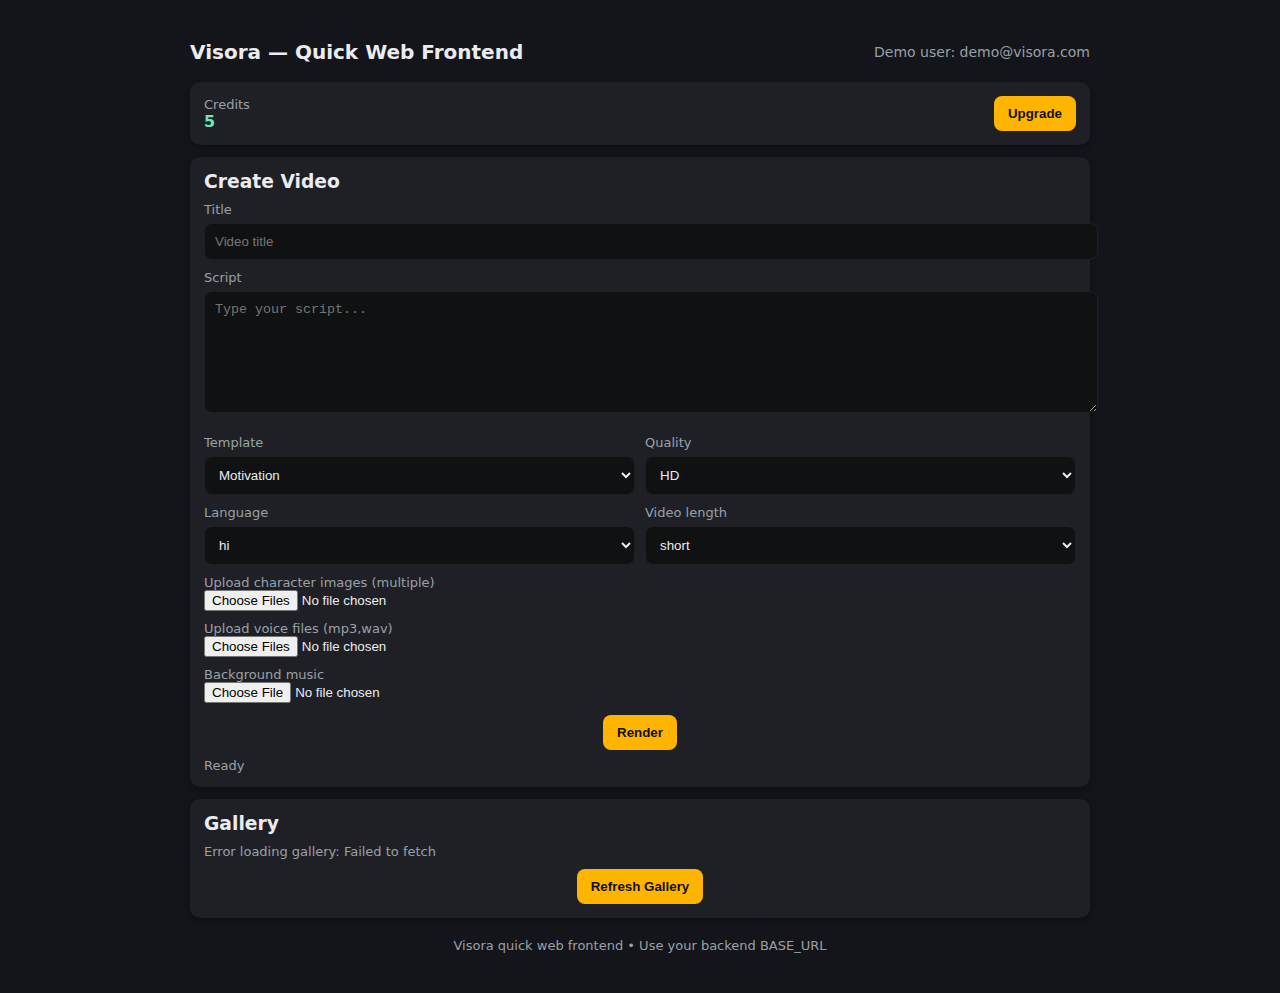
<file: index.html>
<!doctype html>
<html lang="hi">
<head>
  <meta charset="utf-8" />
  <meta name="viewport" content="width=device-width,initial-scale=1" />
  <title>Visora - Quick Web Frontend</title>
  <style>
    :root{
      --bg:#14151B;--card:#1F2026;--muted:#9AA0A6;--accent:#FFB400;--text:#EAECEF;
    }
    body{margin:0;font-family:Inter,system-ui,Arial;background:var(--bg);color:var(--text);}
    .container{max-width:900px;margin:24px auto;padding:16px;}
    header{display:flex;align-items:center;justify-content:space-between;margin-bottom:18px}
    h1{margin:0;font-size:20px}
    .card{background:var(--card);padding:14px;border-radius:10px;box-shadow:0 2px 6px rgba(0,0,0,.4);}
    label{display:block;margin-top:10px;color:var(--muted);font-size:13px}
    input[type=text],textarea,select{width:100%;padding:10px;margin-top:6px;border-radius:8px;border:1px solid rgba(255,255,255,.06);background:#0f1113;color:var(--text)}
    textarea{min-height:100px;resize:vertical}
    .row{display:flex;gap:10px}
    .row > *{flex:1}
    button{background:var(--accent);border:0;padding:10px 14px;border-radius:8px;color:#111;font-weight:700;cursor:pointer}
    .muted{color:var(--muted);font-size:14px}
    .small{font-size:13px;color:var(--muted)}
    .files-list{margin-top:8px;color:var(--muted);font-size:13px}
    .gallery{display:grid;grid-template-columns:repeat(auto-fit,minmax(140px,1fr));gap:8px;margin-top:10px}
    .thumb{background:#0b0b0c;padding:6px;border-radius:8px;display:flex;flex-direction:column;gap:6px}
    .thumb video,.thumb img{width:100%;height:100px;object-fit:cover;border-radius:6px}
    .center{display:flex;justify-content:center;align-items:center}
    footer{margin-top:20px;color:var(--muted);font-size:13px;text-align:center}
    @media(max-width:520px){.row{flex-direction:column}}
  </style>
</head>
<body>
  <div class="container">
    <header>
      <h1>Visora — Quick Web Frontend</h1>
      <div class="muted">Demo user: demo@visora.com</div>
    </header>

    <div class="card">
      <div style="display:flex;justify-content:space-between;align-items:center">
        <div>
          <div class="small">Credits</div>
          <div style="font-weight:800;color:#6EE7B7">5</div>
        </div>
        <button id="upgradeBtn">Upgrade</button>
      </div>
    </div>

    <div style="height:12px"></div>

    <div class="card">
      <h3 style="margin:0 0 8px 0">Create Video</h3>

      <label>Title</label>
      <input id="title" type="text" placeholder="Video title" />

      <label>Script</label>
      <textarea id="script" placeholder="Type your script..."></textarea>

      <div class="row" style="margin-top:8px">
        <div>
          <label>Template</label>
          <select id="template">
            <option>Motivation</option>
            <option>Promo</option>
            <option>Explainer</option>
            <option>Cinematic</option>
          </select>
        </div>
        <div>
          <label>Quality</label>
          <select id="quality"><option>HD</option><option>FULLHD</option><option>4K</option></select>
        </div>
      </div>

      <div class="row">
        <div>
          <label>Language</label>
          <select id="lang"><option value="hi">hi</option><option value="en">en</option><option value="bn">bn</option><option value="ta">ta</option></select>
        </div>
        <div>
          <label>Video length</label>
          <select id="length"><option value="short">short</option><option value="long">long</option></select>
        </div>
      </div>

      <label>Upload character images (multiple)</label>
      <input id="characters" type="file" accept="image/*" multiple />

      <label>Upload voice files (mp3,wav)</label>
      <input id="voices" type="file" accept=".mp3,.wav,.m4a,.ogg" multiple />

      <label>Background music</label>
      <input id="bgmusic" type="file" accept=".mp3,.wav,.m4a,.ogg" />

      <div style="margin-top:12px" class="center">
        <button id="renderBtn">Render</button>
      </div>

      <div id="status" class="small" style="margin-top:8px;color:var(--muted)">Ready</div>
    </div>

    <div style="height:12px"></div>

    <div class="card">
      <h3 style="margin:0 0 8px 0">Gallery</h3>
      <div id="gallery" class="gallery">
        <!-- thumbnails -->
      </div>
      <div style="margin-top:10px" class="center">
        <button id="refreshGallery">Refresh Gallery</button>
      </div>
    </div>

    <footer>Visora quick web frontend • Use your backend BASE_URL</footer>
  </div>

<script>
  // ====== SET YOUR BACKEND URL HERE ======
  const BASE_URL = 'https://aivideoapp-kzp6.onrender.com'; // <-- change if needed
  // =======================================

  const titleEl = document.getElementById('title');
  const scriptEl = document.getElementById('script');
  const templateEl = document.getElementById('template');
  const qualityEl = document.getElementById('quality');
  const langEl = document.getElementById('lang');
  const lengthEl = document.getElementById('length');
  const charsEl = document.getElementById('characters');
  const voicesEl = document.getElementById('voices');
  const bgEl = document.getElementById('bgmusic');
  const statusEl = document.getElementById('status');
  const renderBtn = document.getElementById('renderBtn');
  const galleryEl = document.getElementById('gallery');
  const refreshBtn = document.getElementById('refreshGallery');

  async function fetchGallery(){
    galleryEl.innerHTML = 'Loading...';
    try {
      const res = await fetch(BASE_URL + '/gallery?user_email=demo@visora.com');
      if(!res.ok) throw new Error('Gallery fetch failed ' + res.status);
      const data = await res.json();
      renderGallery(data || []);
    } catch(err) {
      galleryEl.innerHTML = '<div class="small">Error loading gallery: ' + err.message + '</div>';
    }
  }

  function renderGallery(items){
    if(!items || items.length===0){
      galleryEl.innerHTML = '<div class="small">No videos yet</div>';
      return;
    }
    galleryEl.innerHTML = '';
    items.forEach(v=>{
      const d = document.createElement('div'); d.className='thumb';
      const title = document.createElement('div'); title.textContent = v.title || 'Untitled'; title.style.fontSize='13px';
      if(v.thumbnail_url){
        const img = document.createElement('img'); img.src = v.thumbnail_url; d.appendChild(img);
      } else if (v.download_url && v.download_url.endsWith('.mp4')) {
        const vid = document.createElement('video'); vid.src = v.download_url; vid.controls = true; d.appendChild(vid);
      }
      d.appendChild(title);
      const btn = document.createElement('button'); btn.textContent='Open'; btn.onclick = ()=>window.open(v.download_url || '#','_blank');
      d.appendChild(btn);
      galleryEl.appendChild(d);
    })
  }

  async function submitRender(){
    if(renderBtn.disabled) return;
    renderBtn.disabled = true; statusEl.textContent = 'Preparing...';
    try {
      const form = new FormData();
      form.append('user_email','demo@visora.com');
      form.append('title', titleEl.value || 'Untitled');
      form.append('script', scriptEl.value || '');
      form.append('template', templateEl.value);
      form.append('quality', qualityEl.value);
      form.append('lang', langEl.value);
      form.append('length_type', lengthEl.value);

      // add image files
      for(let i=0;i<charsEl.files.length;i++){
        form.append('characters', charsEl.files[i], charsEl.files[i].name);
      }
      for(let i=0;i<voicesEl.files.length;i++){
        form.append('character_voice_files', voicesEl.files[i], voicesEl.files[i].name);
      }
      if(bgEl.files.length>0){
        form.append('bg_music_file', bgEl.files[0], bgEl.files[0].name);
      }

      statusEl.textContent = 'Uploading... (this can take time)';
      // Increase timeout on server if needed; here we do simple fetch
      const resp = await fetch(BASE_URL + '/generate_video', { method:'POST', body: form });
      if(!resp.ok){
        const txt = await resp.text();
        throw new Error('Server failed: ' + resp.status + ' ' + txt);
      }
      const data = await resp.json();
      statusEl.textContent = 'Render queued/finished';
      if(data.download_url){
        alert('Render finished. Download: ' + data.download_url);
      } else {
        alert('Render queued. Check gallery later.');
      }
      // refresh gallery
      fetchGallery();
    } catch(err){
      console.error(err);
      statusEl.textContent = 'Error: ' + err.message;
      alert('Error: ' + err.message);
    } finally {
      renderBtn.disabled = false;
    }
  }

  // wire buttons
  renderBtn.addEventListener('click', submitRender);
  refreshBtn.addEventListener('click', fetchGallery);

  // on load
  fetchGallery();
</script>
</body>
</html>
</file>
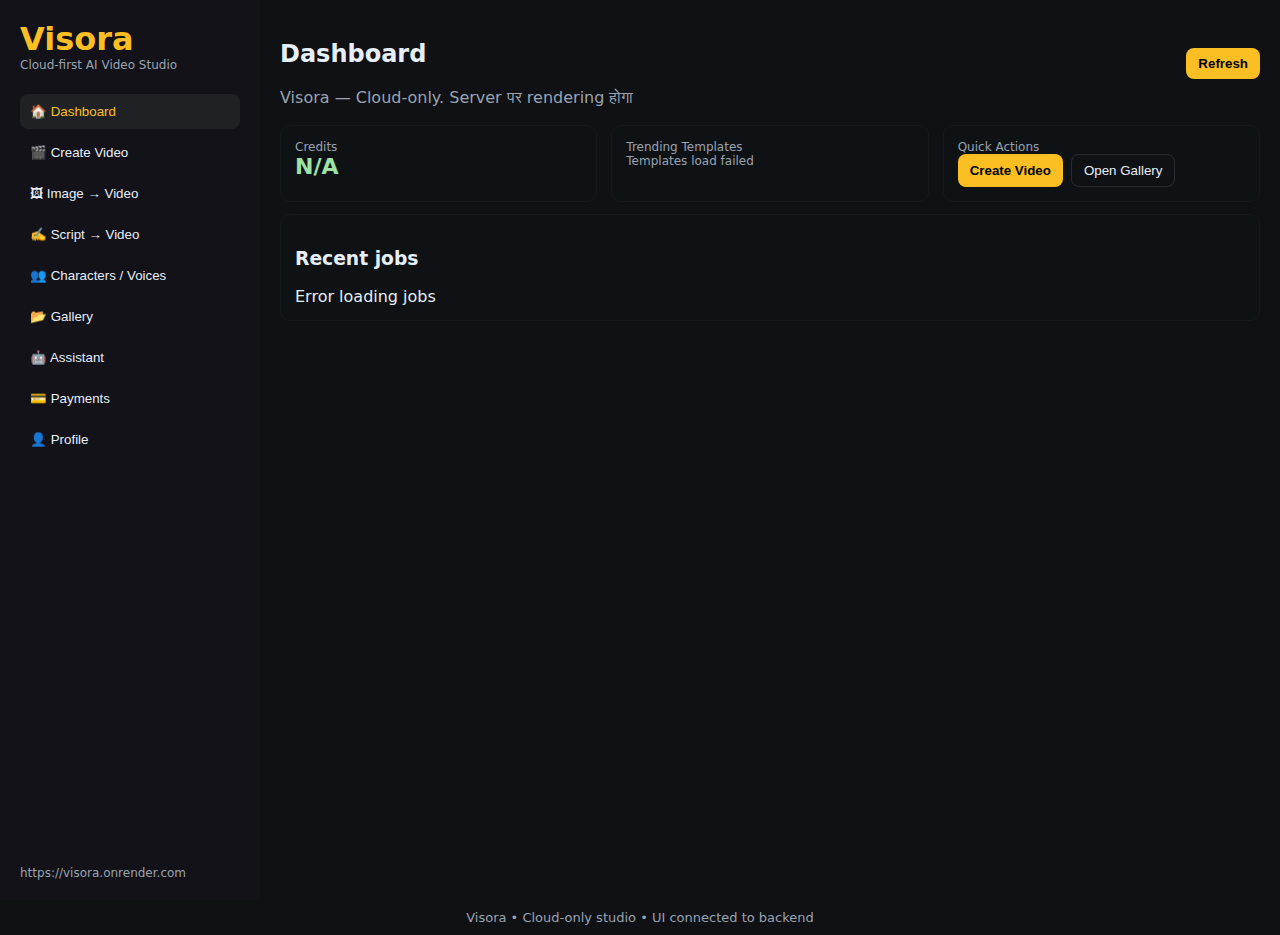
<file: frontend/index.html>
<!doctype html>
<html lang="hi">
<head>
  <meta charset="utf-8" />
  <meta name="viewport" content="width=device-width,initial-scale=1" />
  <title>Visora - Studio</title>
  <link rel="stylesheet" href="style.css" />
  <script defer src="script.js"></script>
</head>
<body>
  <aside class="sidebar">
    <div class="brand">
      <h1>Visora</h1>
      <div class="muted small">Cloud-first AI Video Studio</div>
    </div>

    <nav class="nav-list">
      <button data-page="dashboard" class="nav-btn active">🏠 Dashboard</button>
      <button data-page="create" class="nav-btn">🎬 Create Video</button>
      <button data-page="image2video" class="nav-btn">🖼 Image → Video</button>
      <button data-page="script2video" class="nav-btn">✍ Script → Video</button>
      <button data-page="characters" class="nav-btn">👥 Characters / Voices</button>
      <button data-page="gallery" class="nav-btn">📂 Gallery</button>
      <button data-page="assistant" class="nav-btn">🤖 Assistant</button>
      <button data-page="payments" class="nav-btn">💳 Payments</button>
      <button data-page="profile" class="nav-btn">👤 Profile</button>
    </nav>

    <div class="base-url" id="baseUrlShow"></div>
  </aside>

  <main class="content">
    <header class="header-row">
      <div>
        <h2 id="pageTitle">Dashboard</h2>
        <div class="muted">Visora — Cloud-only. Server पर rendering होगा</div>
      </div>
      <div class="header-actions">
        <button id="refreshBtn" class="btn primary">Refresh</button>
      </div>
    </header>

    <!-- Pages -->
    <section id="dashboard" class="page">
      <div class="cards">
        <div class="card">
          <div class="muted small">Credits</div>
          <div id="credits" class="big">—</div>
        </div>
        <div class="card">
          <div class="muted small">Trending Templates</div>
          <div id="trendingList" class="muted small"></div>
        </div>
        <div class="card">
          <div class="muted small">Quick Actions</div>
          <div class="row">
            <button class="btn primary" data-open="create">Create Video</button>
            <button class="btn" data-open="gallery">Open Gallery</button>
          </div>
        </div>
      </div>

      <div class="card mt">
        <h3>Recent jobs</h3>
        <div id="recentJobs">Loading...</div>
      </div>
    </section>

    <section id="create" class="page hidden">
      <div class="panel">
        <div class="card wide">
          <h3>New Video (Quick)</h3>
          <input id="cv_title" placeholder="Title" />
          <textarea id="cv_script" placeholder="Script (optional)"></textarea>

          <div class="row gap">
            <select id="cv_template">
              <option>Motivation</option><option>Promo</option><option>Explainer</option><option>Cinematic</option>
            </select>
            <select id="cv_quality">
              <option>HD</option><option>FULLHD</option><option>4K</option>
            </select>
            <select id="cv_lang">
              <option value="hi">Hindi</option><option value="en">English</option><option value="bn">Bengali</option><option value="ta">Tamil</option>
            </select>
            <select id="cv_length">
              <option value="short">Short</option><option value="long">Long</option>
            </select>
          </div>

          <label>Upload character images (1..4)</label>
          <input id="cv_images" type="file" accept="image/*" multiple />

          <label>Upload voice files (optional)</label>
          <input id="cv_voices" type="file" accept="audio/*" multiple />

          <label>Background music (optional)</label>
          <input id="cv_bg" type="file" accept="audio/*" />

          <div class="row gap mt">
            <button id="btn_generate" class="btn primary">Generate</button>
            <button id="btn_auto" class="btn">Auto-fill sample</button>
          </div>

          <div id="create_resp" class="mt small muted"></div>
        </div>

        <div class="card narrow">
          <h3>Preview & Assistant</h3>
          <div id="templatePreview" class="muted small">Template preview here.</div>

          <input id="assistant_quick_q" placeholder="Need a hook or opening line?" />
          <div class="row gap mt">
            <select id="assistant_tone">
              <option value="helpful">Helpful</option><option value="friendly">Friendly</option><option value="funny">Funny</option>
            </select>
            <button id="assistant_quick_btn" class="btn primary">Ask Assistant</button>
          </div>

          <div id="assistant_quick_reply" class="mt small"></div>
        </div>
      </div>
    </section>

    <section id="image2video" class="page hidden">
      <div class="card">
        <h3>Image → Video</h3>
        <input id="iv_image" type="file" accept="image/*" />
        <input id="iv_voice" type="file" accept="audio/*" />
        <div class="row gap mt">
          <button id="iv_submit" class="btn primary">Create from Image</button>
        </div>
        <div id="iv_resp" class="mt small muted"></div>
      </div>
    </section>

    <section id="script2video" class="page hidden">
      <div class="card">
        <h3>Script → Video</h3>
        <textarea id="sv_script" placeholder="Paste script and mark [C1], [C2] for characters"></textarea>
        <div class="row gap mt">
          <button id="sv_submit" class="btn primary">Auto Generate</button>
          <button id="sv_suggest" class="btn">Suggest Script</button>
        </div>
        <div id="sv_resp" class="mt small muted"></div>
      </div>
    </section>

    <section id="characters" class="page hidden">
      <div class="grid-2 gap">
        <div class="card">
          <h3>Add Character</h3>
          <input id="ch_name" placeholder="Character name" />
          <input id="ch_photo" type="file" accept="image/*" />
          <input id="ch_voice" type="file" accept="audio/*" />
          <div class="row gap mt">
            <button id="ch_save" class="btn primary">Save Character</button>
            <button id="ch_list_btn" class="btn">Refresh</button>
          </div>
          <div id="ch_resp" class="mt small muted"></div>
        </div>
        <div class="card">
          <h3>Saved Characters</h3>
          <div id="ch_list">Loading...</div>
        </div>
      </div>
    </section>

    <section id="gallery" class="page hidden">
      <div class="card">
        <h3>Your Videos</h3>
        <div id="galleryList">Loading...</div>
      </div>
    </section>

    <section id="assistant" class="page hidden">
      <div class="card">
        <h3>Assistant</h3>
        <input id="as_q" placeholder="Describe tone / what you want" />
        <div class="row gap mt">
          <select id="as_tone">
            <option value="helpful">Helpful</option><option value="friendly">Friendly</option><option value="funny">Funny</option>
          </select>
          <button id="as_call" class="btn primary">Ask</button>
        </div>
        <div id="as_reply" class="mt small muted"></div>
      </div>
    </section>

    <section id="payments" class="page hidden">
      <div class="card">
        <h3>Payments (stub)</h3>
        <div class="muted small">Use server endpoints for Razorpay / PayPal integration.</div>
        <input id="rz_amount" placeholder="Amount (INR)" />
        <div class="row gap mt"><button id="rz_create" class="btn primary">Create Razorpay Order</button></div>
        <div id="rz_resp" class="mt small muted"></div>
      </div>
    </section>

    <section id="profile" class="page hidden">
      <div class="card">
        <h3>Profile</h3>
        <pre id="profileBox">Loading...</pre>
        <div class="row gap mt"><button id="profile_refresh" class="btn primary">Refresh</button></div>
      </div>
    </section>

  </main>

  <footer class="footer muted">Visora • Cloud-only studio • UI connected to backend</footer>
</body>
</html>
</file>
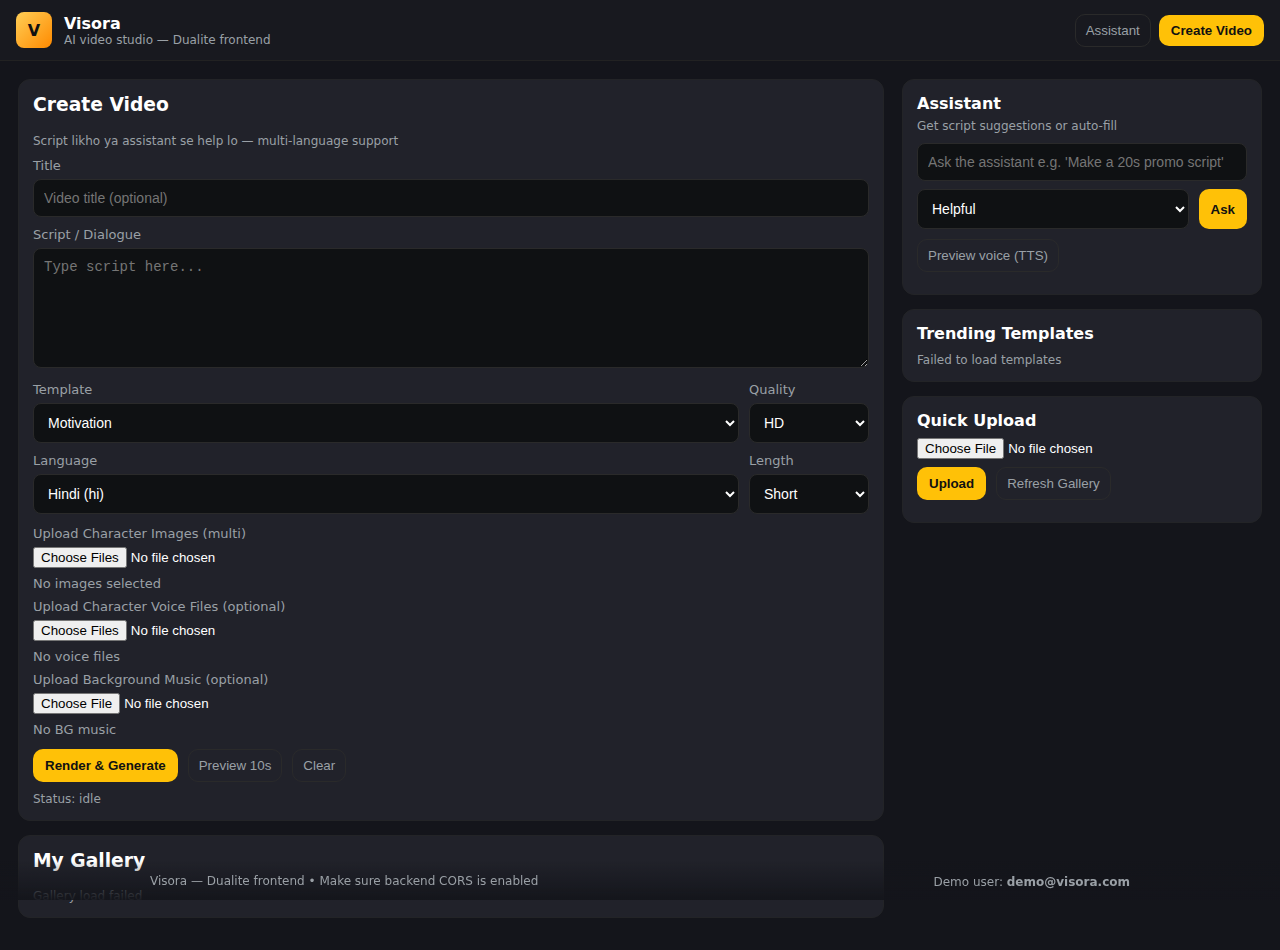
<file: Visora/index.html>
<!doctype html>
<html lang="hi">
<head>
  <meta charset="utf-8" />
  <meta name="viewport" content="width=device-width,initial-scale=1" />
  <title>Visora — Dualite Frontend</title>
  <style>
    :root{
      --bg:#14151B; --panel:#18191F; --muted:#9aa0a6; --accent:#FFC107; --card:#21222A;
    }
    *{box-sizing:border-box}
    body{margin:0;font-family:Inter,system-ui,Segoe UI,Roboto,"Helvetica Neue",Arial;background:var(--bg);color:#fff}
    header{display:flex;align-items:center;justify-content:space-between;padding:12px 16px;background:var(--panel);border-bottom:1px solid #222}
    .brand{display:flex;gap:12px;align-items:center}
    .logo{width:36px;height:36px;border-radius:8px;background:linear-gradient(135deg,#ffce56,#ff8a00);display:flex;align-items:center;justify-content:center;color:#111;font-weight:700}
    h1{font-size:16px;margin:0}
    .actions{display:flex;gap:8px;align-items:center}
    .btn{background:var(--accent);color:#111;padding:8px 12px;border-radius:10px;border:none;font-weight:600;cursor:pointer}
    .ghost{background:transparent;border:1px solid #2a2a2a;padding:8px 10px;border-radius:10px;color:var(--muted);cursor:pointer}
    .container{display:flex;gap:18px;padding:18px}
    .left{flex:1;min-width:320px}
    .right{width:360px;min-width:260px}
    .card{background:var(--card);padding:14px;border-radius:12px;margin-bottom:14px;border:1px solid #232427}
    label{display:block;font-size:13px;color:var(--muted);margin-bottom:6px}
    input[type="text"], select, textarea{width:100%;padding:10px;border-radius:8px;border:1px solid #2a2a2a;background:#0f1113;color:#fff;font-size:14px}
    textarea{min-height:120px;resize:vertical}
    .row{display:flex;gap:10px}
    .small{font-size:12px;color:var(--muted)}
    .file-list{font-size:13px;color:var(--muted);margin-top:8px}
    .center{display:flex;justify-content:center;align-items:center}
    .bottom-fixed{position:fixed;left:0;right:0;bottom:0;padding:10px 18px;background:linear-gradient(0deg, rgba(20,21,27,0.95), transparent)}
    .link{color:var(--accent);cursor:pointer;text-decoration:underline}
    .gallery-item{display:flex;align-items:center;gap:12px;padding:8px;border-radius:8px;background:#101214;margin-bottom:8px}
    .thumb{width:94px;height:56px;border-radius:6px;background:#222}
    .muted{color:var(--muted)}
    @media (max-width:900px){
      .container{flex-direction:column}
      .right{width:auto}
    }
  </style>
</head>
<body>
  <header>
    <div class="brand">
      <div class="logo">V</div>
      <div>
        <h1>Visora</h1>
        <div class="small muted">AI video studio — Dualite frontend</div>
      </div>
    </div>
    <div class="actions">
      <button class="ghost" id="openAssistant">Assistant</button>
      <button class="btn" id="openCreate">Create Video</button>
    </div>
  </header>

  <div class="container">
    <div class="left">
      <!-- Create card -->
      <div class="card" id="createCard">
        <h3 style="margin-top:0">Create Video</h3>
        <div style="margin-bottom:10px" class="small muted">Script likho ya assistant se help lo — multi-language support</div>

        <label>Title</label>
        <input type="text" id="title" placeholder="Video title (optional)" />

        <label style="margin-top:10px">Script / Dialogue</label>
        <textarea id="script" placeholder="Type script here..."></textarea>

        <div class="row" style="margin-top:10px">
          <div style="flex:1">
            <label>Template</label>
            <select id="template">
              <option>Motivation</option>
              <option>Promo</option>
              <option>Explainer</option>
              <option>Cinematic</option>
            </select>
          </div>
          <div style="width:120px">
            <label>Quality</label>
            <select id="quality">
              <option>HD</option>
              <option>FULLHD</option>
              <option>4K</option>
            </select>
          </div>
        </div>

        <div class="row" style="margin-top:10px">
          <div style="flex:1">
            <label>Language</label>
            <select id="lang">
              <option value="hi">Hindi (hi)</option>
              <option value="en">English (en)</option>
              <option value="bn">Bengali (bn)</option>
              <option value="ta">Tamil (ta)</option>
            </select>
          </div>
          <div style="width:120px">
            <label>Length</label>
            <select id="length_type">
              <option value="short">Short</option>
              <option value="long">Long</option>
            </select>
          </div>
        </div>

        <div style="margin-top:12px">
          <label>Upload Character Images (multi)</label>
          <input id="characters" type="file" accept="image/*" multiple />
          <div id="charFiles" class="file-list">No images selected</div>
        </div>

        <div style="margin-top:8px">
          <label>Upload Character Voice Files (optional)</label>
          <input id="charVoices" type="file" accept="audio/*" multiple />
          <div id="voiceFiles" class="file-list">No voice files</div>
        </div>

        <div style="margin-top:8px">
          <label>Upload Background Music (optional)</label>
          <input id="bgMusic" type="file" accept="audio/*" />
          <div id="bgFile" class="file-list">No BG music</div>
        </div>

        <div style="margin-top:12px" class="row">
          <button class="btn" id="submitRender">Render & Generate</button>
          <button class="ghost" id="preview10s">Preview 10s</button>
          <button class="ghost" id="clearForm">Clear</button>
        </div>

        <div style="margin-top:10px" id="renderStatus" class="small muted">Status: idle</div>
      </div>

      <!-- Gallery -->
      <div class="card" id="galleryCard">
        <h3 style="margin-top:0">My Gallery</h3>
        <div id="galleryList" style="margin-top:8px">
          <div class="muted small">Loading gallery...</div>
        </div>
      </div>

    </div>

    <div class="right">
      <!-- Assistant / Preview -->
      <div class="card">
        <h4 style="margin:0">Assistant</h4>
        <div class="small muted" style="margin-top:6px">Get script suggestions or auto-fill</div>
        <div style="margin-top:10px">
          <input type="text" id="assistantQuery" placeholder="Ask the assistant e.g. 'Make a 20s promo script'" />
        </div>
        <div style="margin-top:8px" class="row">
          <select id="assistantTone" style="flex:1">
            <option value="helpful">Helpful</option>
            <option value="friendly">Friendly</option>
            <option value="funny">Funny</option>
          </select>
          <button class="btn" id="callAssistant">Ask</button>
        </div>
        <div id="assistantReply" style="margin-top:10px" class="small muted"></div>
        <div style="margin-top:10px">
          <button class="ghost" id="previewVoiceBtn">Preview voice (TTS)</button>
          <div id="previewVoiceUrl" class="file-list"></div>
        </div>
      </div>

      <!-- Templates / Trending -->
      <div class="card">
        <h4 style="margin:0">Trending Templates</h4>
        <div id="templatesList" style="margin-top:10px">
          <div class="muted small">Loading...</div>
        </div>
      </div>

      <!-- Quick upload -->
      <div class="card">
        <h4 style="margin:0">Quick Upload</h4>
        <div style="margin-top:8px">
          <input id="quickFile" type="file" />
        </div>
        <div style="margin-top:8px" class="row">
          <button class="btn" id="uploadQuick">Upload</button>
          <button class="ghost" id="fetchGalleryBtn">Refresh Gallery</button>
        </div>
        <div id="quickResult" class="file-list"></div>
      </div>

    </div>
  </div>

  <div class="bottom-fixed center">
    <div style="max-width:980px;width:100%;display:flex;justify-content:space-between;align-items:center">
      <div class="small muted">Visora — Dualite frontend • Make sure backend CORS is enabled</div>
      <div>
        <span class="small muted">Demo user: </span><strong class="small">demo@visora.com</strong>
      </div>
    </div>
  </div>

  <script>
    // ============ CONFIG ============
    const BASE_URL = "https://visora.onrender.com"; // <<< CHANGE TO YOUR BACKEND URL (no trailing slash)
    const DEMO_EMAIL = "demo@visora.com";

    // ============ UI refs ============
    const characters = document.getElementById('characters');
    const charFiles = document.getElementById('charFiles');
    const charVoices = document.getElementById('charVoices');
    const voiceFiles = document.getElementById('voiceFiles');
    const bgMusic = document.getElementById('bgMusic');
    const bgFile = document.getElementById('bgFile');
    const submitRender = document.getElementById('submitRender');
    const renderStatus = document.getElementById('renderStatus');
    const galleryList = document.getElementById('galleryList');
    const previewVoiceBtn = document.getElementById('previewVoiceBtn');
    const previewVoiceUrl = document.getElementById('previewVoiceUrl');
    const assistantQuery = document.getElementById('assistantQuery');
    const callAssistant = document.getElementById('callAssistant');
    const assistantReply = document.getElementById('assistantReply');
    const templatesList = document.getElementById('templatesList');
    const quickFile = document.getElementById('quickFile');
    const uploadQuick = document.getElementById('uploadQuick');
    const quickResult = document.getElementById('quickResult');
    const fetchGalleryBtn = document.getElementById('fetchGalleryBtn');
    const openAssistant = document.getElementById('openAssistant');
    const openCreate = document.getElementById('openCreate');
    const preview10s = document.getElementById('preview10s');
    const clearForm = document.getElementById('clearForm');

    // show selected files
    characters.addEventListener('change', ()=> {
      if (characters.files.length) {
        charFiles.textContent = Array.from(characters.files).map(f=>f.name).join(', ');
      } else charFiles.textContent = 'No images selected';
    });
    charVoices.addEventListener('change', ()=> {
      if (charVoices.files.length) voiceFiles.textContent = Array.from(charVoices.files).map(f=>f.name).join(', ');
      else voiceFiles.textContent = 'No voice files';
    });
    bgMusic.addEventListener('change', ()=> {
      if (bgMusic.files.length) bgFile.textContent = bgMusic.files[0].name; else bgFile.textContent = 'No BG music';
    });

    // fetch templates/trending
    async function loadTemplates(){
      templatesList.innerHTML = '<div class="small muted">Loading...</div>';
      try {
        const r = await fetch(BASE_URL + '/templates/trending');
        if (!r.ok) throw r.status;
        const j = await r.json();
        templatesList.innerHTML = j.map(t=>`<div style="display:flex;align-items:center;gap:10px;margin-bottom:8px"><div style="width:52px;height:36px;background:#111;border-radius:6px"></div><div><strong>${t.name}</strong><div class="small muted">${t.category}</div></div></div>`).join('');
      } catch(e){
        templatesList.innerHTML = '<div class="small muted">Failed to load templates</div>';
        console.error('templates err', e);
      }
    }

    // fetch gallery
    async function loadGallery(){
      galleryList.innerHTML = '<div class="small muted">Loading gallery...</div>';
      try {
        const r = await fetch(BASE_URL + '/gallery?user_email=' + encodeURIComponent(DEMO_EMAIL));
        if (!r.ok) throw r.status;
        const j = await r.json();
        if (!j.length) {
          galleryList.innerHTML = '<div class="small muted">No videos yet</div>';
          return;
        }
        galleryList.innerHTML = j.map(v=>`
          <div class="gallery-item">
            <div class="thumb"></div>
            <div style="flex:1">
              <div style="font-weight:600">${v.title || 'Untitled'}</div>
              <div class="small muted">${v.status} • ${new Date(v.created_at).toLocaleString()}</div>
            </div>
            <div>
              ${v.file ? `<a href="${BASE_URL}/${v.file}" target="_blank" class="btn" style="padding:6px 8px">Play</a>` : `<button class="ghost" disabled>Processing</button>`}
            </div>
          </div>
        `).join('');
      } catch(e){
        galleryList.innerHTML = '<div class="small muted">Gallery load failed</div>';
        console.error('gallery err', e);
      }
    }

    // quick upload
    uploadQuick.addEventListener('click', async ()=>{
      if (!quickFile.files.length) { quickResult.textContent = 'Choose a file first'; return; }
      quickResult.textContent = 'Uploading...';
      const f = quickFile.files[0];
      const fd = new FormData(); fd.append('file', f); fd.append('kind','misc');
      try {
        const r = await fetch(BASE_URL + '/upload', {method:'POST', body:fd});
        const j = await r.json();
        if (r.ok) quickResult.innerHTML = 'Uploaded: <span class="link">' + j.url + '</span>';
        else quickResult.textContent = 'Upload failed: ' + (j.error || r.status);
      } catch(e){ quickResult.textContent = 'Upload error'; console.error(e); }
    });

    // assistant
    callAssistant.addEventListener('click', async ()=> {
      const q = assistantQuery.value.trim();
      if (!q) { assistantReply.textContent = 'Type something first'; return; }
      assistantReply.textContent = 'Thinking...';
      try {
        const r = await fetch(BASE_URL + '/assistant', {method:'POST', headers:{'Content-Type':'application/json'}, body: JSON.stringify({query:q, tone: document.getElementById('assistantTone').value, lang: 'hi'})});
        const j = await r.json();
        assistantReply.textContent = j.reply || 'No reply';
        if (j.audio_url) previewVoiceUrl.innerHTML = `<a href="${j.audio_url}" target="_blank" class="link">Assistant audio</a>`;
      } catch(e){
        assistantReply.textContent = 'Assistant error';
        console.error(e);
      }
    });

    // preview voice (TTS) using /preview_voice
    previewVoiceBtn.addEventListener('click', async ()=>{
      const text = document.getElementById('script').value.trim() || 'Preview from Visora';
      previewVoiceUrl.textContent = 'Generating...';
      try {
        const fd = new FormData(); fd.append('text', text); fd.append('lang', document.getElementById('lang').value);
        const r = await fetch(BASE_URL + '/preview_voice', {method:'POST', body: fd});
        const j = await r.json();
        if (r.ok) previewVoiceUrl.innerHTML = `<a href="${j.audio_url}" target="_blank" class="link">Play preview</a>`;
        else previewVoiceUrl.textContent = 'Preview failed: ' + (j.error || r.status);
      } catch(e){
        previewVoiceUrl.textContent = 'Preview error'; console.error(e);
      }
    });

    // submit render (multipart)
    submitRender.addEventListener('click', async ()=>{
      const title = document.getElementById('title').value;
      const script = document.getElementById('script').value;
      if (!script && !characters.files.length) { alert('Please provide script or character images'); return; }
      renderStatus.textContent = 'Uploading files & starting render...';
      const fd = new FormData();
      fd.append('user_email', DEMO_EMAIL);
      fd.append('title', title);
      fd.append('script', script);
      fd.append('template', document.getElementById('template').value);
      fd.append('quality', document.getElementById('quality').value);
      fd.append('lang', document.getElementById('lang').value);
      fd.append('length_type', document.getElementById('length_type').value);
      // characters
      for (let f of characters.files) fd.append('characters', f, f.name);
      // voice files
      for (let f of charVoices.files) fd.append('character_voice_files', f, f.name);
      // bg music
      if (bgMusic.files.length) fd.append('bg_music_file', bgMusic.files[0], bgMusic.files[0].name);

      try {
        // Start request (may take time). Backend may return immediate job / or block until finished.
        const r = await fetch(BASE_URL + '/generate_video', {method:'POST', body: fd});
        const j = await r.json();
        if (r.ok) {
          renderStatus.textContent = 'Render started/completed: ' + (j.status || 'ok');
          if (j.download_url) {
            // show download link
            const link = document.createElement('a'); link.href = j.download_url; link.target = '_blank'; link.textContent = 'Download video';
            renderStatus.innerHTML = 'Done: '; renderStatus.appendChild(link);
          }
        } else {
          renderStatus.textContent = 'Render error: ' + (j.message || j.error || r.status);
        }
      } catch(e){
        renderStatus.textContent = 'Render request failed';
        console.error(e);
      }
    });

    // preview 10s (simple: call generate with preview flag if backend supports)
    preview10s.addEventListener('click', async ()=>{
      alert('Preview 10s will send request similar to render. Backend must support preview flag.');
      // you can implement fd.append('preview','1') if backend handles
    });

    // clear
    clearForm.addEventListener('click', ()=>{
      document.getElementById('title').value='';
      document.getElementById('script').value='';
      characters.value = ''; charFiles.textContent='No images selected';
      charVoices.value = ''; voiceFiles.textContent='No voice files';
      bgMusic.value = ''; bgFile.textContent='No BG music';
      renderStatus.textContent='Status: idle';
    });

    // quick initial load
    loadTemplates();
    loadGallery();

    fetchGalleryBtn.addEventListener('click', loadGallery);
    openAssistant.addEventListener('click', ()=>{ window.scrollTo({top:0,behavior:'smooth'}); assistantQuery.focus(); });
    openCreate.addEventListener('click', ()=>{ window.scrollTo({top:200,behavior:'smooth'}); document.getElementById('title').focus(); });

    // show helpful CORS note
    (function checkCors(){
      // try a HEAD to health
      fetch(BASE_URL + '/health').then(r=>{
        if (!r.ok) console.warn('Health endpoint not ok', r.status);
      }).catch(e=>{
        console.warn('Cannot reach backend. Ensure BASE_URL and CORS config are correct.', e);
      });
    })();
  </script>
</body>
</html>
</file>
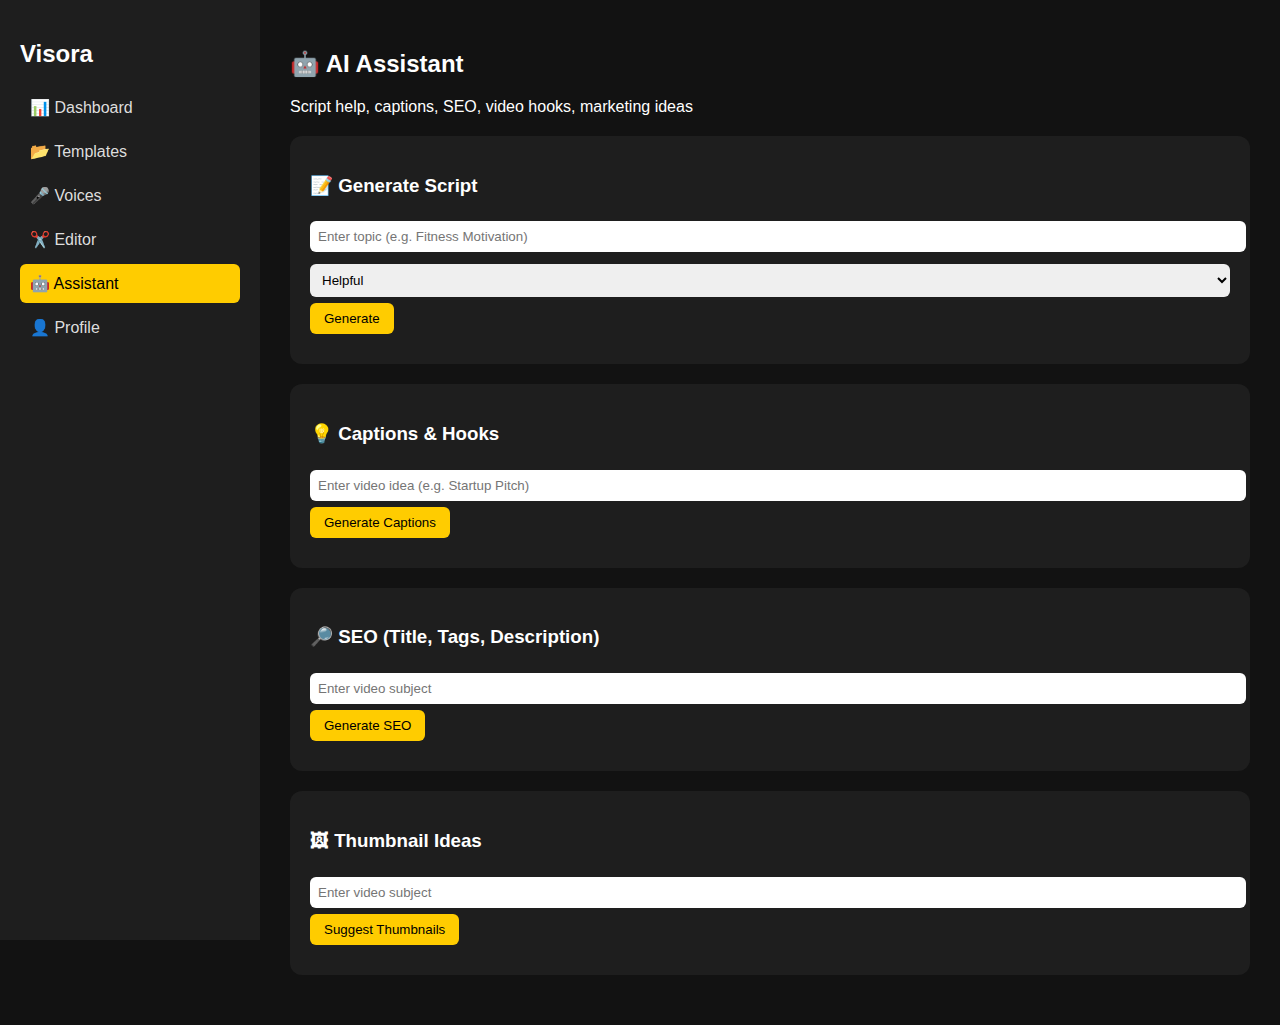
<file: frontend/assistant/index.html>
<!DOCTYPE html>
<html lang="en">
<head>
  <meta charset="UTF-8">
  <title>Visora - Assistant</title>
  <link rel="stylesheet" href="style.css">
  <script defer src="script.js"></script>
</head>
<body>
  <aside class="sidebar">
    <h2>Visora</h2>
    <a href="../dashboard/index.html">📊 Dashboard</a>
    <a href="../templates/index.html">📂 Templates</a>
    <a href="../voices/index.html">🎤 Voices</a>
    <a href="../editor/index.html">✂️ Editor</a>
    <a href="./index.html" class="active">🤖 Assistant</a>
    <a href="../profile/index.html">👤 Profile</a>
  </aside>

  <main class="content">
    <header>
      <h2>🤖 AI Assistant</h2>
      <p class="muted small">Script help, captions, SEO, video hooks, marketing ideas</p>
    </header>

    <!-- Quick Script Generator -->
    <div class="card">
      <h3>📝 Generate Script</h3>
      <input id="script_topic" placeholder="Enter topic (e.g. Fitness Motivation)" />
      <select id="script_tone">
        <option value="helpful">Helpful</option>
        <option value="funny">Funny</option>
        <option value="motivational">Motivational</option>
        <option value="professional">Professional</option>
      </select>
      <button id="script_btn" class="btn primary">Generate</button>
      <div id="script_resp" class="mt small muted"></div>
    </div>

    <!-- Captions / Hooks -->
    <div class="card">
      <h3>💡 Captions & Hooks</h3>
      <input id="caption_topic" placeholder="Enter video idea (e.g. Startup Pitch)" />
      <button id="caption_btn" class="btn primary">Generate Captions</button>
      <div id="caption_resp" class="mt small muted"></div>
    </div>

    <!-- SEO -->
    <div class="card">
      <h3>🔎 SEO (Title, Tags, Description)</h3>
      <input id="seo_topic" placeholder="Enter video subject" />
      <button id="seo_btn" class="btn primary">Generate SEO</button>
      <div id="seo_resp" class="mt small muted"></div>
    </div>

    <!-- Thumbnail Ideas -->
    <div class="card">
      <h3>🖼 Thumbnail Ideas</h3>
      <input id="thumb_topic" placeholder="Enter video subject" />
      <button id="thumb_btn" class="btn primary">Suggest Thumbnails</button>
      <div id="thumb_resp" class="mt small muted"></div>
    </div>
  </main>
</body>
</html>
</file>
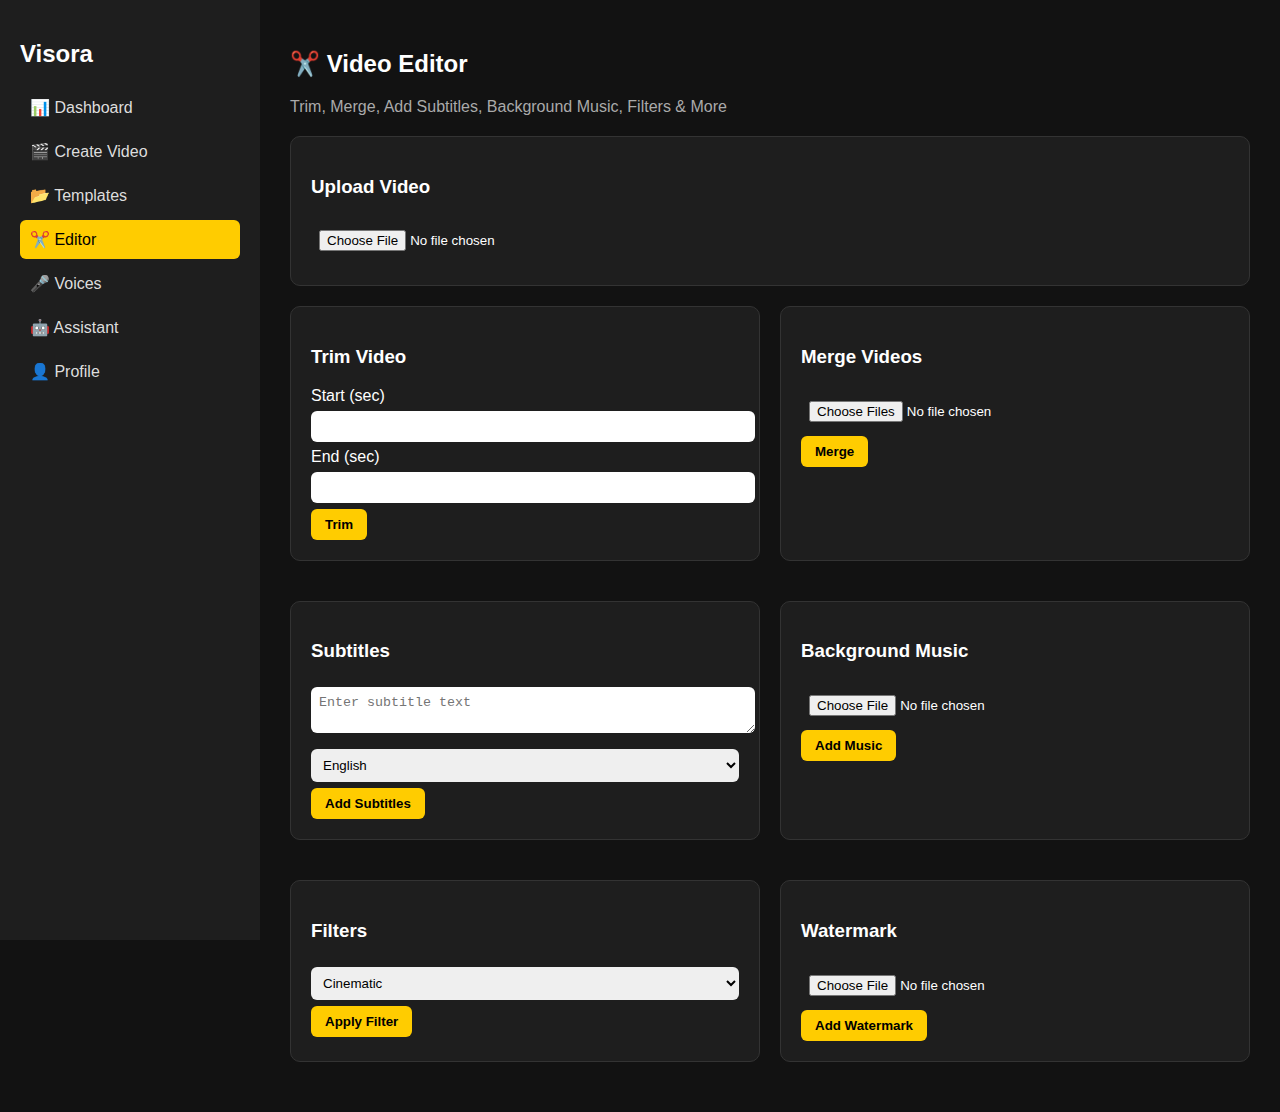
<file: frontend/editor/index.html>
<!DOCTYPE html>
<html lang="en">
<head>
  <meta charset="UTF-8">
  <title>Visora - Editor</title>
  <link rel="stylesheet" href="style.css">
  <script defer src="script.js"></script>
</head>
<body>
  <!-- Sidebar -->
  <aside class="sidebar">
    <h2>Visora</h2>
    <a href="../dashboard/index.html">📊 Dashboard</a>
    <a href="../create/index.html">🎬 Create Video</a>
    <a href="../templates/index.html">📂 Templates</a>
    <a href="./index.html" class="active">✂️ Editor</a>
    <a href="../voices/index.html">🎤 Voices</a>
    <a href="../assistant/index.html">🤖 Assistant</a>
    <a href="../profile/index.html">👤 Profile</a>
  </aside>

  <!-- Main content -->
  <main class="content">
    <header>
      <h2>✂️ Video Editor</h2>
      <p class="muted">Trim, Merge, Add Subtitles, Background Music, Filters & More</p>
    </header>

    <!-- Upload Section -->
    <section class="card">
      <h3>Upload Video</h3>
      <input id="edit_video" type="file" accept="video/*" />
    </section>

    <!-- Tools -->
    <section class="grid-2">
      <div class="card">
        <h3>Trim Video</h3>
        <label>Start (sec)</label>
        <input id="trim_start" type="number" min="0" />
        <label>End (sec)</label>
        <input id="trim_end" type="number" min="0" />
        <button id="trim_btn" class="btn primary">Trim</button>
      </div>

      <div class="card">
        <h3>Merge Videos</h3>
        <input id="merge_videos" type="file" accept="video/*" multiple />
        <button id="merge_btn" class="btn primary">Merge</button>
      </div>

      <div class="card">
        <h3>Subtitles</h3>
        <textarea id="sub_text" placeholder="Enter subtitle text"></textarea>
        <select id="sub_lang">
          <option value="en">English</option>
          <option value="hi">Hindi</option>
          <option value="bn">Bengali</option>
        </select>
        <button id="sub_btn" class="btn primary">Add Subtitles</button>
      </div>

      <div class="card">
        <h3>Background Music</h3>
        <input id="bg_music" type="file" accept="audio/*" />
        <button id="bg_btn" class="btn primary">Add Music</button>
      </div>

      <div class="card">
        <h3>Filters</h3>
        <select id="filter_type">
          <option value="cinematic">Cinematic</option>
          <option value="bw">Black & White</option>
          <option value="vintage">Vintage</option>
          <option value="cartoon">Cartoon</option>
        </select>
        <button id="filter_btn" class="btn primary">Apply Filter</button>
      </div>

      <div class="card">
        <h3>Watermark</h3>
        <input id="watermark" type="file" accept="image/*" />
        <button id="wm_btn" class="btn primary">Add Watermark</button>
      </div>
    </section>

    <div id="edit_resp" class="mt small muted"></div>
  </main>
</body>
</html>
</file>
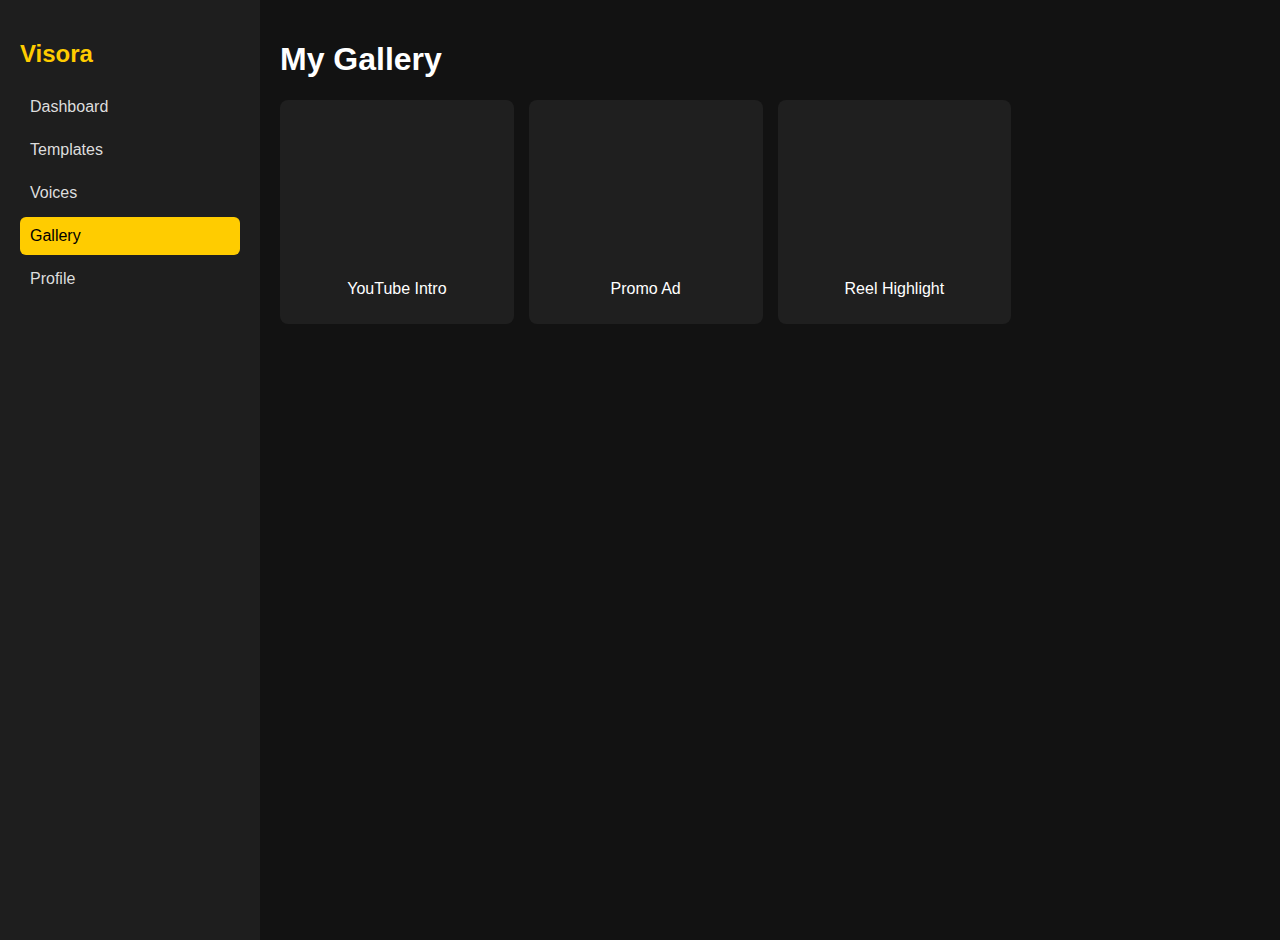
<file: frontend/gallery/index.html>
<!DOCTYPE html>
<html lang="en">
<head>
  <meta charset="UTF-8">
  <title>Visora - Gallery</title>
  <link rel="stylesheet" href="style.css">
</head>
<body>
  <div class="sidebar">
    <h2>Visora</h2>
    <a href="../dashboard/index.html">Dashboard</a>
    <a href="../templates/index.html">Templates</a>
    <a href="../voices/index.html">Voices</a>
    <a href="index.html" class="active">Gallery</a>
    <a href="../profile/index.html">Profile</a>
  </div>

  <div class="main">
    <h1>My Gallery</h1>
    <div id="gallery-grid" class="grid"></div>
  </div>

  <!-- Preview Modal -->
  <div id="previewModal" class="modal">
    <span class="close">&times;</span>
    <video id="previewVideo" controls></video>
    <p id="previewTitle"></p>
  </div>

  <script src="script.js"></script>
</body>
</html>
</file>
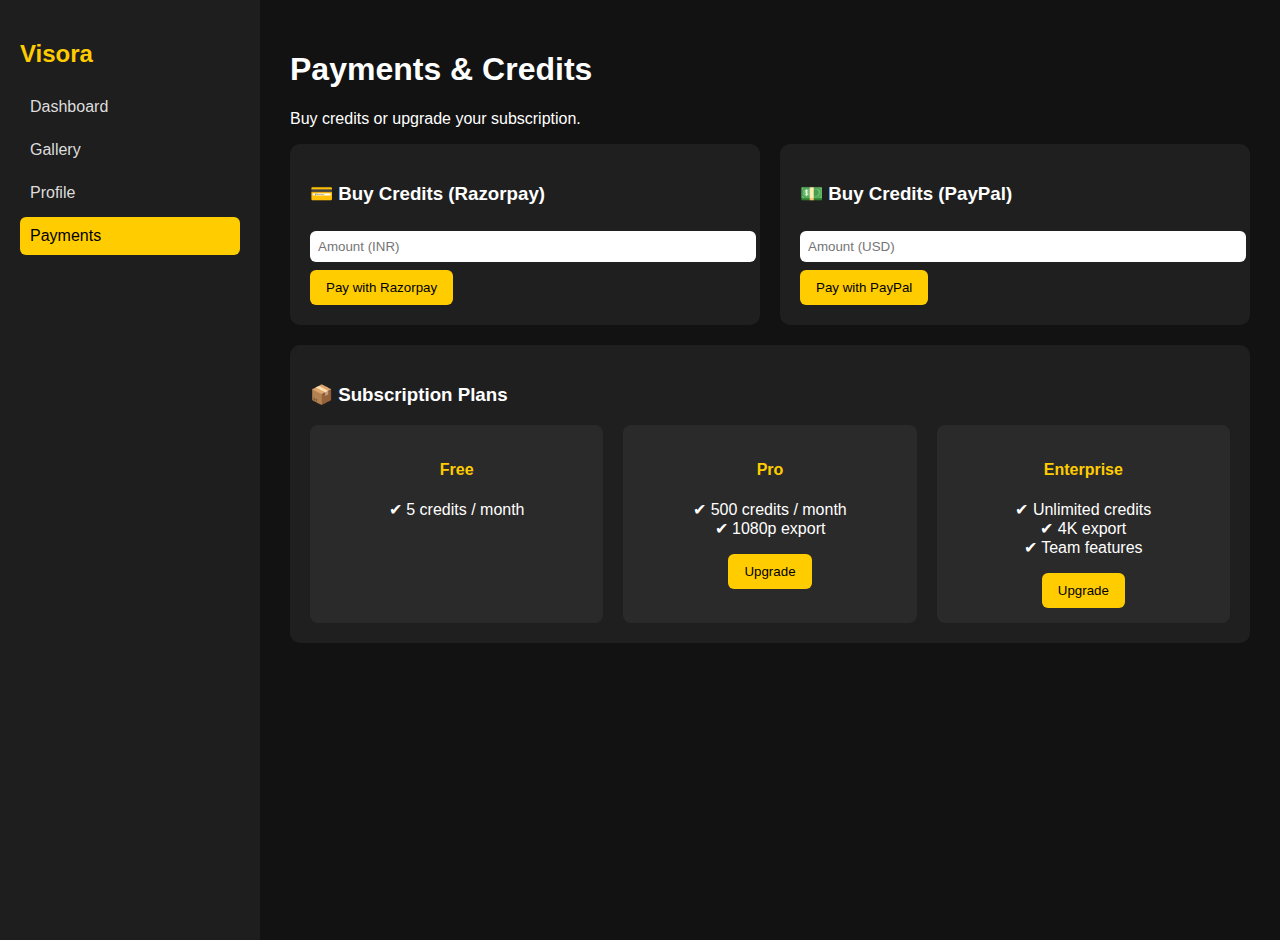
<file: frontend/payments/index.html>
<!DOCTYPE html>
<html lang="en">
<head>
  <meta charset="UTF-8">
  <title>Visora - Payments</title>
  <link rel="stylesheet" href="style.css">
  <script defer src="script.js"></script>
</head>
<body>
  <aside class="sidebar">
    <h2>Visora</h2>
    <a href="../dashboard/index.html">Dashboard</a>
    <a href="../gallery/index.html">Gallery</a>
    <a href="../profile/index.html">Profile</a>
    <a href="index.html" class="active">Payments</a>
  </aside>

  <main class="content">
    <h1>Payments & Credits</h1>
    <p class="muted">Buy credits or upgrade your subscription.</p>

    <div class="grid-2 gap">
      <div class="card">
        <h3>💳 Buy Credits (Razorpay)</h3>
        <input id="rz_amount" placeholder="Amount (INR)" />
        <button id="rz_btn" class="btn primary">Pay with Razorpay</button>
        <div id="rz_resp" class="muted small mt"></div>
      </div>

      <div class="card">
        <h3>💵 Buy Credits (PayPal)</h3>
        <input id="pp_amount" placeholder="Amount (USD)" />
        <button id="pp_btn" class="btn primary">Pay with PayPal</button>
        <div id="pp_resp" class="muted small mt"></div>
      </div>
    </div>

    <div class="card mt">
      <h3>📦 Subscription Plans</h3>
      <div class="plans">
        <div class="plan">
          <h4>Free</h4>
          <p>✔ 5 credits / month</p>
        </div>
        <div class="plan">
          <h4>Pro</h4>
          <p>✔ 500 credits / month<br/>✔ 1080p export</p>
          <button class="btn primary" onclick="upgradePlan('Pro')">Upgrade</button>
        </div>
        <div class="plan">
          <h4>Enterprise</h4>
          <p>✔ Unlimited credits<br/>✔ 4K export<br/>✔ Team features</p>
          <button class="btn primary" onclick="upgradePlan('Enterprise')">Upgrade</button>
        </div>
      </div>
    </div>
  </main>
</body>
</html>
</file>
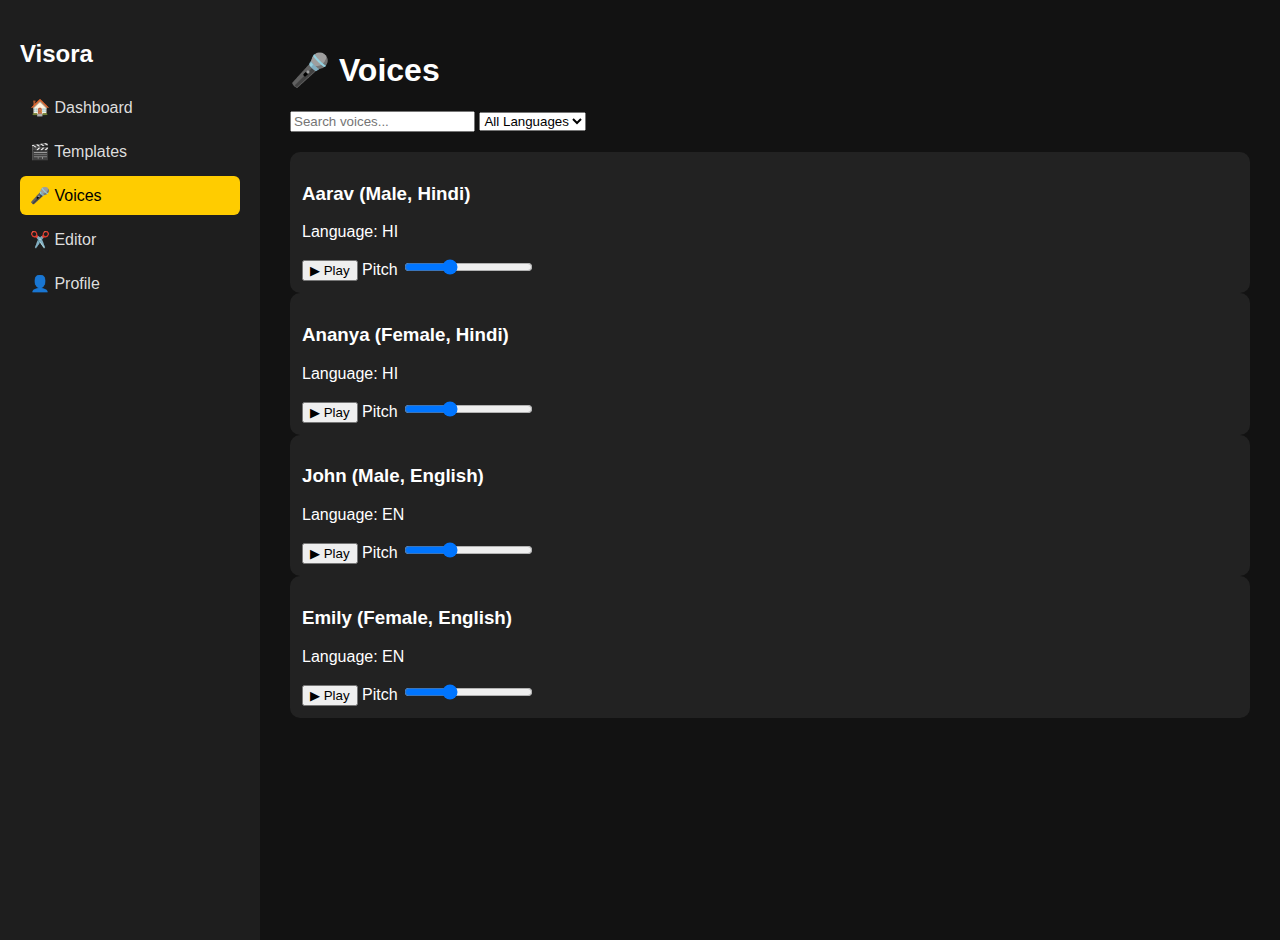
<file: frontend/voices/index.html>
<!DOCTYPE html>
<html lang="en">
<head>
  <meta charset="UTF-8">
  <title>Visora - Voices</title>
  <link rel="stylesheet" href="style.css">
  <script defer src="script.js"></script>
</head>
<body>
  <aside class="sidebar">
    <h2>Visora</h2>
    <a href="../dashboard/index.html">🏠 Dashboard</a>
    <a href="../templates/index.html">🎬 Templates</a>
    <a href="index.html" class="active">🎤 Voices</a>
    <a href="../editor/index.html">✂️ Editor</a>
    <a href="../profile/index.html">👤 Profile</a>
  </aside>

  <main class="content">
    <header class="topbar">
      <h1>🎤 Voices</h1>
      <input id="searchVoice" type="text" placeholder="Search voices..." />
      <select id="langFilter">
        <option value="all">All Languages</option>
        <option value="hi">Hindi</option>
        <option value="en">English</option>
        <option value="bn">Bengali</option>
        <option value="ta">Tamil</option>
      </select>
    </header>

    <section id="voicesGrid" class="voices-grid"></section>
  </main>
</body>
</html>
</file>
<file: frontend/style.css>
:root{
  --bg:#0f1115; --card:#121218; --muted:#9aa3b2; --accent:#fbbf24; --text:#e6eef8;
}
*{box-sizing:border-box}
body{margin:0;font-family:Inter, system-ui, -apple-system, "Segoe UI", Roboto, "Helvetica Neue", Arial;color:var(--text);background:var(--bg)}
.sidebar{width:260px;background:var(--card);min-height:100vh;position:fixed;left:0;top:0;padding:20px;display:flex;flex-direction:column;gap:12px}
.brand h1{margin:0;color:var(--accent)}
.nav-list{display:flex;flex-direction:column;gap:6px;margin-top:10px}
.nav-btn{background:transparent;border:0;color:var(--text);text-align:left;padding:10px;border-radius:8px;cursor:pointer}
.nav-btn:hover{background:#161618}
.nav-btn.active{background:#1f2124;color:var(--accent)}
.base-url{font-size:12px;color:var(--muted);margin-top:auto}

.content{margin-left:260px;padding:20px;min-height:100vh}
.header-row{display:flex;justify-content:space-between;align-items:center;margin-bottom:18px}
.cards{display:grid;grid-template-columns:repeat(3,1fr);gap:14px}
.card{background:#0f1214;border:1px solid #17181c;padding:14px;border-radius:10px}
.big{font-size:22px;font-weight:700;color:#9fe2a6}
.row{display:flex;gap:8px}
.panel{display:flex;gap:12px}
.wide{flex:2}
.narrow{flex:1}
.mt{margin-top:12px}
.gap> *{flex:1}
.btn{padding:8px 12px;border-radius:8px;border:1px solid #2a2b2f;background:transparent;color:var(--text);cursor:pointer}
.btn.primary{background:var(--accent);color:#000;border:0;font-weight:600}
.hidden{display:none}
.muted{color:var(--muted)}
.small{font-size:12px}
input, textarea, select{width:100%;padding:8px;border-radius:8px;border:1px solid #222;background:#0b0c0f;color:var(--text)}
textarea{min-height:90px;resize:vertical}
.grid-2{display:grid;grid-template-columns:1fr 1fr;gap:12px}
.footer{padding:10px;text-align:center;color:var(--muted);font-size:13px}
@media(max-width:900px){
  .cards{grid-template-columns:1fr}
  .panel{flex-direction:column}
  .content{margin-left:0;padding:12px}
  .sidebar{position:relative;width:100%;display:flex;flex-direction:row;overflow:auto}
  .nav-list{flex-direction:row;gap:8px}
}
</file>
<file: frontend/assistant/style.css>
body { margin:0; font-family:Arial,sans-serif; display:flex; background:#121212; color:#fff; }
.sidebar { width:220px; background:#1e1e1e; padding:20px; height:100vh; }
.sidebar a { display:block; padding:10px; margin:5px 0; color:#ddd; text-decoration:none; border-radius:6px; }
.sidebar a.active, .sidebar a:hover { background:#ffcc00; color:#000; }
.content { flex:1; padding:30px; }
header { margin-bottom:20px; }
.card { background:#1e1e1e; padding:20px; border-radius:12px; margin-bottom:20px; }
.btn { padding:8px 14px; background:#444; color:#fff; border:none; border-radius:6px; cursor:pointer; }
.btn.primary { background:#ffcc00; color:#000; }
.mt { margin-top:10px; }
textarea, input, select { width:100%; padding:8px; margin:6px 0; border:none; border-radius:6px; }
</file>
<file: frontend/editor/style.css>
body { margin:0; font-family:Arial,sans-serif; display:flex; background:#121212; color:#fff; }
.sidebar { width:220px; background:#1e1e1e; padding:20px; height:100vh; }
.sidebar a { display:block; padding:10px; margin:5px 0; color:#ddd; text-decoration:none; border-radius:6px; }
.sidebar a.active, .sidebar a:hover { background:#ffcc00; color:#000; }
.content { flex:1; padding:30px; }
header { margin-bottom:20px; }
.card { background:#1e1e1e; padding:20px; border-radius:10px; margin-bottom:20px; border:1px solid #333; }
.btn { padding:8px 14px; border:none; border-radius:6px; cursor:pointer; }
.btn.primary { background:#ffcc00; color:#000; font-weight:bold; }
.grid-2 { display:grid; grid-template-columns:1fr 1fr; gap:20px; }
textarea, input, select { width:100%; padding:8px; border-radius:6px; margin:6px 0; border:none; }
.muted { color:#aaa; }
</file>
<file: frontend/gallery/style.css>
body {
  margin: 0;
  font-family: Arial, sans-serif;
  display: flex;
  background: #121212;
  color: #fff;
}

.sidebar {
  width: 220px;
  background: #1e1e1e;
  padding: 20px;
  height: 100vh;
}

.sidebar h2 {
  color: #ffcc00;
}

.sidebar a {
  display: block;
  padding: 10px;
  color: #ddd;
  text-decoration: none;
  margin: 5px 0;
  border-radius: 6px;
}

.sidebar a.active,
.sidebar a:hover {
  background: #ffcc00;
  color: #000;
}

.main {
  flex: 1;
  padding: 20px;
}

.grid {
  display: grid;
  grid-template-columns: repeat(auto-fill, minmax(200px, 1fr));
  gap: 15px;
}

.card {
  background: #1f1f1f;
  border-radius: 8px;
  padding: 10px;
  cursor: pointer;
  text-align: center;
}

.card video {
  width: 100%;
  border-radius: 8px;
}

.modal {
  display: none;
  position: fixed;
  top: 0; left: 0;
  width: 100%; height: 100%;
  background: rgba(0,0,0,0.8);
  justify-content: center;
  align-items: center;
  flex-direction: column;
}

.modal video {
  width: 80%;
  max-height: 70%;
  border-radius: 10px;
}

.close {
  position: absolute;
  top: 20px;
  right: 30px;
  font-size: 30px;
  color: #fff;
  cursor: pointer;
}
</file>
<file: frontend/payments/style.css>
body {
  margin: 0;
  font-family: Arial, sans-serif;
  display: flex;
  background: #121212;
  color: #fff;
}

.sidebar {
  width: 220px;
  background: #1e1e1e;
  padding: 20px;
  height: 100vh;
}

.sidebar h2 {
  color: #ffcc00;
}

.sidebar a {
  display: block;
  padding: 10px;
  color: #ddd;
  text-decoration: none;
  margin: 5px 0;
  border-radius: 6px;
}

.sidebar a.active,
.sidebar a:hover {
  background: #ffcc00;
  color: #000;
}

.content {
  flex: 1;
  padding: 30px;
}

.card {
  background: #1f1f1f;
  padding: 20px;
  border-radius: 10px;
  margin-bottom: 20px;
}

input {
  width: 100%;
  margin: 8px 0;
  padding: 8px;
  border-radius: 6px;
  border: none;
}

.btn {
  padding: 10px 16px;
  border: none;
  border-radius: 6px;
  background: #333;
  color: #fff;
  cursor: pointer;
}

.btn.primary {
  background: #ffcc00;
  color: #000;
}

.grid-2 {
  display: grid;
  grid-template-columns: 1fr 1fr;
  gap: 20px;
}

.plans {
  display: flex;
  gap: 20px;
}

.plan {
  flex: 1;
  background: #2a2a2a;
  padding: 15px;
  border-radius: 8px;
  text-align: center;
}

.plan h4 {
  color: #ffcc00;
}
</file>
<file: frontend/voices/style.css>
body { margin:0; font-family:Arial,sans-serif; display:flex; background:#121212; color:#fff; }
.sidebar { width:220px; background:#1e1e1e; padding:20px; height:100vh; }
.sidebar a { display:block; padding:10px; margin:5px 0; color:#ddd; text-decoration:none; border-radius:6px; }
.sidebar a.active, .sidebar a:hover { background:#ffcc00; color:#000; }
.content { flex:1; padding:30px; }
header { margin-bottom:20px; }
.row { display:flex; }
.gap { gap:10px; }
.mt { margin-top:15px; }
.grid { display:grid; grid-template-columns:repeat(auto-fill,minmax(250px,1fr)); gap:20px; }
.card { background:#1e1e1e; border-radius:12px; padding:15px; }
.btn { padding:8px 14px; background:#444; color:#fff; border:none; border-radius:6px; cursor:pointer; }
.btn.primary { background:#ffcc00; color:#000; }

/* Voice Item */
.voice-card { background:#222; padding:12px; border-radius:10px; }
.voice-card h4 { margin:0; }
.voice-card audio { width:100%; margin-top:8px; }
.voice-controls { display:flex; align-items:center; gap:8px; margin-top:10px; }
.voice-controls label { font-size:12px; }
</file>
